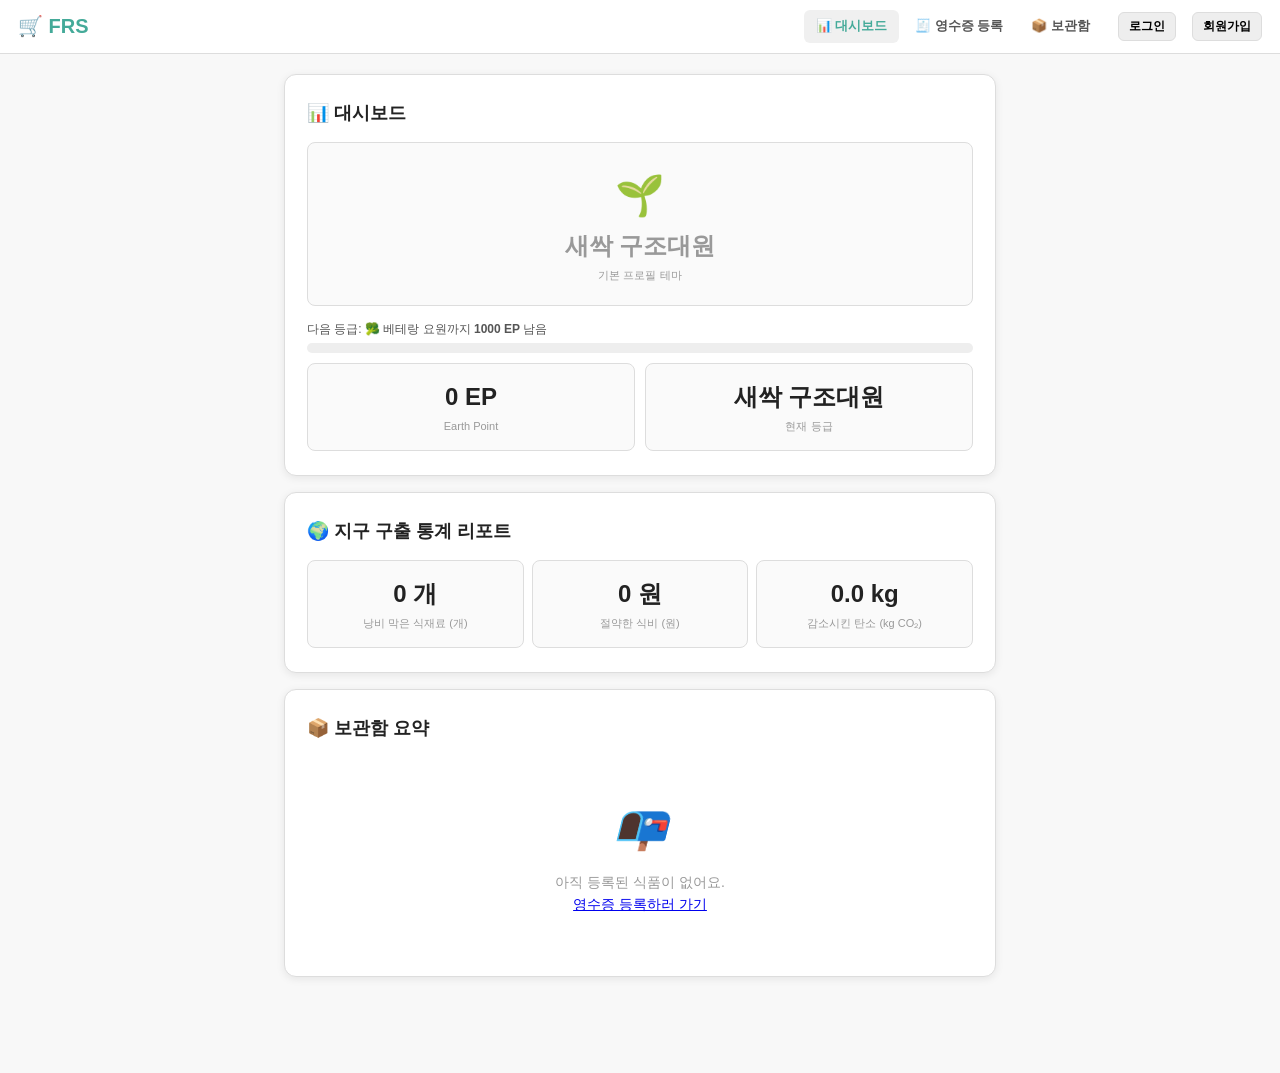
<file: index.html>
<!DOCTYPE html><html lang="ko">
<head>
<meta charset="UTF-8"><meta name="viewport" content="width=device-width,initial-scale=1.0">
<title>FRS — 대시보드</title>
<link rel="stylesheet" href="style.css">
</head>
<body>
<nav class="navbar" id="navbar"></nav>
<main class="container">
  <div class="card">
    <h2>📊 대시보드</h2>
    <div id="tierDisplay" class="stat-box" style="padding:20px;margin-bottom:14px;"></div>
    <div class="gauge-wrap" id="gaugeWrap"></div>
    <div class="grid2" id="statsGrid"></div>
  </div>
  <div class="card">
    <h2>🌍 지구 구출 통계 리포트</h2>
    <div class="grid3" id="reportGrid">
      <div class="stat-box"><div class="val" id="rSavedItems">0</div><div class="lbl">낭비 막은 식재료 (개)</div></div>
      <div class="stat-box"><div class="val" id="rSavedMoney">0</div><div class="lbl">절약한 식비 (원)</div></div>
      <div class="stat-box"><div class="val" id="rReducedCO2">0</div><div class="lbl">감소시킨 탄소 (kg CO₂)</div></div>
    </div>
  </div>
  <div class="card">
    <h2>📦 보관함 요약</h2>
    <div id="fridgeSummary"></div>
  </div>
</main>

<!-- 로그인 -->
<div class="modal-cover" id="loginModal"><div class="modal-dlg" style="max-width:380px;">
  <h3 style="font-weight:700;margin-bottom:16px;">🔑 로그인</h3>
  <input id="loginId" class="fld" placeholder="아이디" style="min-height:auto;margin-bottom:8px;" autocomplete="username">
  <div style="position:relative;margin-bottom:12px;">
  <input id="loginPw" type="password" class="fld" placeholder="비밀번호" style="min-height:auto;padding-right:38px;" autocomplete="current-password" onkeyup="detectCapsLock(event,'loginPwCaps')">
  <button type="button" id="loginPwToggle" onclick="togglePwVisibility('loginPw')" style="position:absolute;right:6px;top:50%;transform:translateY(-50%);background:none;border:none;font-size:18px;cursor:pointer;padding:4px;line-height:1;">🙈</button>
</div>
<div id="loginPwCaps" style="display:none;color:#d44;font-size:11px;margin-top:-8px;margin-bottom:12px;">⚠️ CapsLock이 켜져 있습니다</div>
  <button class="btn btn-a" onclick="doLogin()">로그인</button>
  <button class="btn btn-b mt-2" onclick="closeModal('loginModal')">취소</button>
</div></div>
<!-- 회원가입 -->
<div class="modal-cover" id="registerModal"><div class="modal-dlg" style="max-width:380px;">
  <h3 style="font-weight:700;margin-bottom:16px;">📝 회원가입</h3>
  <input id="regId" class="fld" placeholder="아이디" style="min-height:auto;margin-bottom:8px;" autocomplete="username">
  <div style="position:relative;margin-bottom:8px;">
  <input id="regPw" type="password" class="fld" placeholder="비밀번호" style="min-height:auto;padding-right:38px;" autocomplete="new-password" onkeyup="detectCapsLock(event,'regPwCaps')">
  <button type="button" id="regPwToggle" onclick="togglePwVisibility('regPw')" style="position:absolute;right:6px;top:50%;transform:translateY(-50%);background:none;border:none;font-size:18px;cursor:pointer;padding:4px;line-height:1;">🙈</button>
</div>
<div id="regPwCaps" style="display:none;color:#d44;font-size:11px;margin-top:-6px;margin-bottom:8px;">⚠️ CapsLock이 켜져 있습니다</div>
  <input id="regName" class="fld" placeholder="이름(닉네임)" style="min-height:auto;margin-bottom:12px;">
  <button class="btn btn-a" onclick="doRegister()">가입하기</button>
  <button class="btn btn-b mt-2" onclick="closeModal('registerModal')">취소</button>
</div></div>
<!-- 프로필 -->
<div class="modal-cover" id="profileModal"><div class="modal-dlg" style="max-width:420px;">
  <h3 style="font-weight:700;margin-bottom:16px;">⚙️ 내 프로필</h3>
  <label style="font-weight:600;font-size:14px;">건강상태</label>
  <textarea id="profileHealth" class="fld" placeholder="예: 고혈압, 당뇨, 임신 중" style="min-height:60px;margin-bottom:10px;"></textarea>
  <label style="font-weight:600;font-size:14px;">복용 중인 약</label>
  <textarea id="profileMeds" class="fld" placeholder="예: 와파린, 메트포르민, 철분제" style="min-height:60px;margin-bottom:10px;"></textarea>
  <label style="font-weight:600;font-size:14px;">식품 알레르기</label>
  <textarea id="profileAllergy" class="fld" placeholder="예: 땅콩, 갑각류, 유당불내증" style="min-height:60px;margin-bottom:12px;"></textarea>
<button class="btn btn-a" onclick="saveProfile()">저장</button>
</div></div>
<div class="toast" id="toast">✅ <span></span></div>
<script src="app.js"></script>
<script>
window._currentPage='index';
renderNavbar('index');

const pts=getPoints();
const tier=getUserTier(pts);
// 가장 가까운 다음 등급 찾기 (오름차순 정렬)
const sortedTiers=[...TIERS].reverse();
const nextTier=sortedTiers.find(t=>t.min>pts)||null;

// 등급 표시
$('#tierDisplay').innerHTML=`
  <div style="font-size:40px;">${tier.emoji}</div>
  <div class="val" style="color:${tier.color};">${tier.name}</div>
  <div class="lbl">${tier.benefit}</div>`;

// 게이지 바
if(nextTier){
  const need=nextTier.min-pts, total=nextTier.min-tier.min;
  const pct=total>0?Math.min(100,Math.round(((pts-tier.min)/total)*100)):0;
  $('#gaugeWrap').innerHTML=`
    <div style="font-size:12px;color:var(--text2);margin-bottom:4px;">다음 등급: ${nextTier.emoji} ${nextTier.name}까지 <b>${need} EP</b> 남음</div>
    <div class="gauge-outer"><div class="gauge-inner" style="width:${pct}%;"></div></div>`;
}else{
  $('#gaugeWrap').innerHTML=`<div style="font-size:12px;color:var(--accent);">🎉 최고 등급 달성!</div>`;
}

// 통계
$('#statsGrid').innerHTML=`
  <div class="stat-box"><div class="val">${pts} EP</div><div class="lbl">Earth Point</div></div>
  <div class="stat-box"><div class="val">${tier.name}</div><div class="lbl">현재 등급</div></div>`;

// 리포트
const st=getStats();
$('#rSavedItems').textContent=st.savedItems.toLocaleString()+' 개';
$('#rSavedMoney').textContent=st.savedMoney.toLocaleString()+' 원';
$('#rReducedCO2').textContent=st.reducedCO2.toFixed(1)+' kg';

// 보관함 요약
const items=getFoodItems();
const active=items.filter(f=>!f.consumed);
const today=new Date();today.setHours(0,0,0,0);
const d1=active.filter(f=>Math.ceil((new Date(f.expiryDate)-today)/86400000)<=1&&Math.ceil((new Date(f.expiryDate)-today)/86400000)>=0);

if(active.length>0){
  let d1html='';
  if(d1.length>0){d1html=`<div class="banner banner-red" style="display:flex;animation:blink 1s infinite;">🚨 구조 요청! ${d1.map(f=>`'${f.name}'`).join(', ')}의 유통기한이 24시간 남았습니다!</div>`;}
  $('#fridgeSummary').innerHTML=`
    ${d1html}
    <div class="grid2">
      <div class="stat-box"><div class="val">${active.length}</div><div class="lbl">보관 중인 식품</div></div>
      <div class="stat-box"><div class="val" style="color:var(--danger);">${d1.length}</div><div class="lbl">D-1 이내 임박</div></div>
    </div>
    <div style="text-align:center;margin-top:10px;"><a href="fridge.html" class="btn btn-a btn-sm" style="width:auto;display:inline-flex;">보관함 열기 →</a></div>`;
}else{
  $('#fridgeSummary').innerHTML=`<div class="empty"><i>📭</i><div>아직 등록된 식품이 없어요.<br><a href="scan.html">영수증 등록하러 가기</a></div></div>`;
}
</script>
<script src="/__preview-bridge.js" data-preview-bridge></script></body></html>
</file>
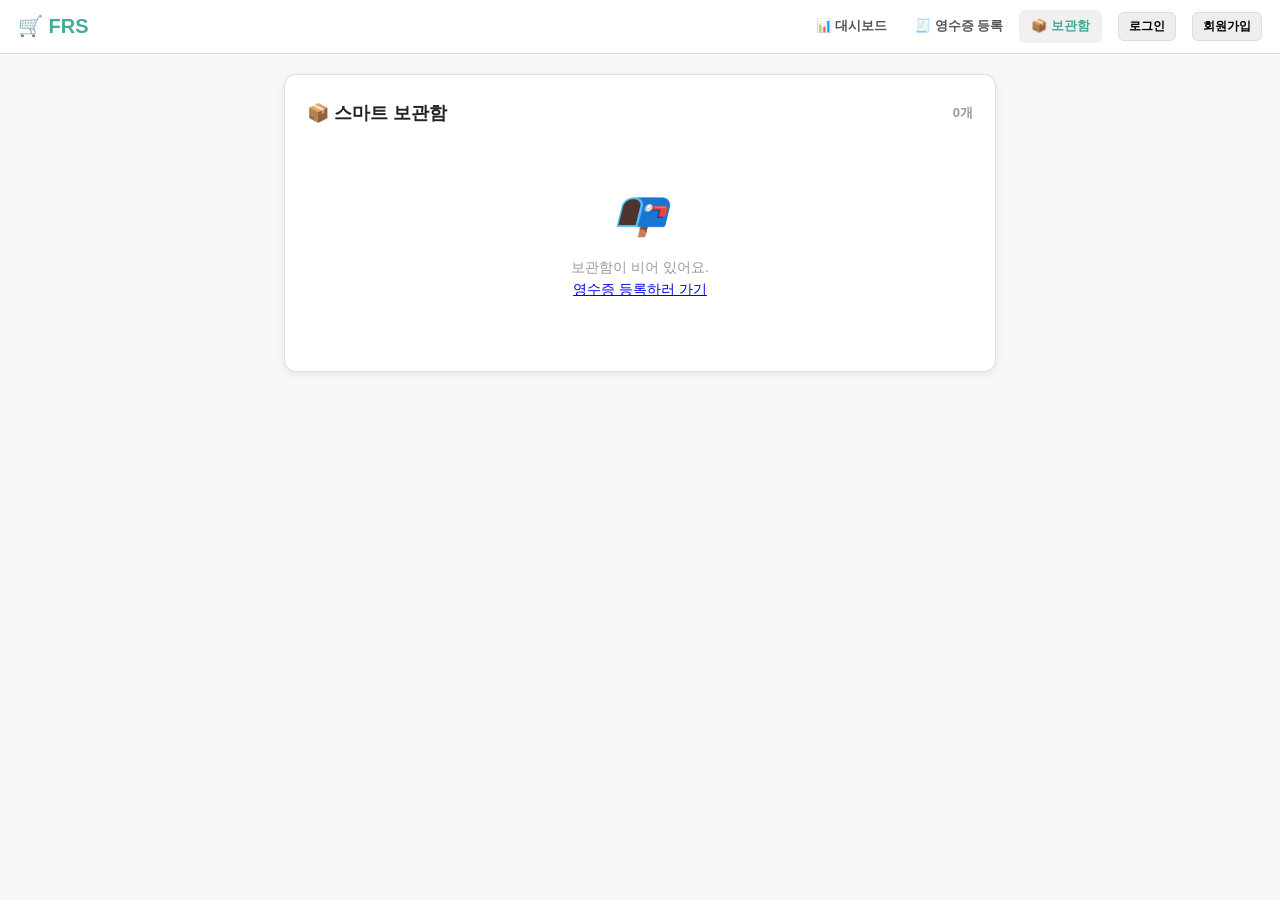
<file: fridge.html>
<!DOCTYPE html><html lang="ko">
<head>
<meta charset="UTF-8"><meta name="viewport" content="width=device-width,initial-scale=1.0">
<title>FRS — 스마트 보관함</title>
<link rel="stylesheet" href="style.css">
</head>
<body>
<nav class="navbar" id="navbar"></nav>
<main class="container">
  <div class="card">
    <h2>📦 스마트 보관함 <span id="countBadge" style="margin-left:auto;font-size:13px;color:var(--text3);"></span></h2>
    <div class="banner banner-red" id="d1Banner">🚨 구조 요청! 내일 마감되는 요원 알림</div>
    <div class="banner banner-warn" id="selectBanner">✅ 체크박스로 재료를 선택하고 AI 레시피를 추천받아 보세요.</div>
    <div id="storageList"></div>
    <div style="display:flex;gap:6px;margin-top:10px;flex-wrap:wrap;">
      <button class="btn btn-b btn-sm" id="btnSelectAll" style="display:none;width:auto;" onclick="toggleAll()">☑️ 전체 선택</button>
      <button class="btn btn-a" id="btnMultiRecipe" style="display:none;flex:1;" onclick="goToRecipe()">🍳 선택한 재료로 AI 레시피 요청하기</button>
    </div>
  </div>
</main>

<div class="toast" id="toast">✅ <span></span></div>
<!-- 로그인/회원가입/프로필 모달 -->
<div class="modal-cover" id="loginModal"><div class="modal-dlg" style="max-width:380px;">
  <h3 style="font-weight:700;margin-bottom:16px;">🔑 로그인</h3>
  <input id="loginId" class="fld" placeholder="아이디" style="min-height:auto;margin-bottom:8px;" autocomplete="username">
  <div style="position:relative;margin-bottom:12px;">
  <input id="loginPw" type="password" class="fld" placeholder="비밀번호" style="min-height:auto;padding-right:38px;" autocomplete="current-password" onkeyup="detectCapsLock(event,'loginPwCaps')">
  <button type="button" id="loginPwToggle" onclick="togglePwVisibility('loginPw')" style="position:absolute;right:6px;top:50%;transform:translateY(-50%);background:none;border:none;font-size:18px;cursor:pointer;padding:4px;line-height:1;">🙈</button>
</div>
<div id="loginPwCaps" style="display:none;color:#d44;font-size:11px;margin-top:-8px;margin-bottom:12px;">⚠️ CapsLock이 켜져 있습니다</div>
  <button class="btn btn-a" onclick="doLogin()">로그인</button><button class="btn btn-b mt-2" onclick="closeModal('loginModal')">취소</button>
</div></div>
<div class="modal-cover" id="registerModal"><div class="modal-dlg" style="max-width:380px;">
  <h3 style="font-weight:700;margin-bottom:16px;">📝 회원가입</h3>
  <input id="regId" class="fld" placeholder="아이디" style="min-height:auto;margin-bottom:8px;" autocomplete="username">
  <div style="position:relative;margin-bottom:8px;">
  <input id="regPw" type="password" class="fld" placeholder="비밀번호" style="min-height:auto;padding-right:38px;" autocomplete="new-password" onkeyup="detectCapsLock(event,'regPwCaps')">
  <button type="button" id="regPwToggle" onclick="togglePwVisibility('regPw')" style="position:absolute;right:6px;top:50%;transform:translateY(-50%);background:none;border:none;font-size:18px;cursor:pointer;padding:4px;line-height:1;">🙈</button>
</div>
<div id="regPwCaps" style="display:none;color:#d44;font-size:11px;margin-top:-6px;margin-bottom:8px;">⚠️ CapsLock이 켜져 있습니다</div>
  <input id="regName" class="fld" placeholder="이름(닉네임)" style="min-height:auto;margin-bottom:12px;">
  <button class="btn btn-a" onclick="doRegister()">가입하기</button><button class="btn btn-b mt-2" onclick="closeModal('registerModal')">취소</button>
</div></div>
<div class="modal-cover" id="profileModal"><div class="modal-dlg" style="max-width:420px;">
  <h3 style="font-weight:700;margin-bottom:16px;">⚙️ 내 프로필</h3>
  <label style="font-weight:600;font-size:14px;">건강상태</label><textarea id="profileHealth" class="fld" placeholder="예: 고혈압, 당뇨" style="min-height:60px;margin-bottom:10px;"></textarea>
  <label style="font-weight:600;font-size:14px;">복용 중인 약</label><textarea id="profileMeds" class="fld" placeholder="예: 와파린, 메트포르민" style="min-height:60px;margin-bottom:10px;"></textarea>
  <label style="font-weight:600;font-size:14px;">식품 알레르기</label><textarea id="profileAllergy" class="fld" placeholder="예: 땅콩, 갑각류" style="min-height:60px;margin-bottom:12px;"></textarea>
  <button class="btn btn-a" onclick="saveProfile()">저장</button>
</div></div>

<script src="app.js"></script>
<script>
window._currentPage='fridge';
renderNavbar('fridge');

// 페널티 체크 (만료 품목 -50 EP)
const penaltyResult=applyExpiryPenalties();
if(penaltyResult.count>0){
  showToast(`소비기한 만료로 인해 ${penaltyResult.count}개 품목 × -50 EP = 총 -${penaltyResult.penalty} EP 페널티를 받았습니다.`);
}

renderStorage();
function renderStorage(){
  const items=getFoodItems();
  const today=new Date();today.setHours(0,0,0,0);
  const active=items.filter(f=>!f.consumed);
  const consumed=items.filter(f=>f.consumed);
  active.sort((a,b)=>(Math.ceil((new Date(a.expiryDate)-today)/86400000))-(Math.ceil((new Date(b.expiryDate)-today)/86400000)));
  $('#countBadge').textContent=`${items.length}개`;

  if(items.length===0){
    $('#storageList').innerHTML=`<div class="empty"><i>📭</i><div>보관함이 비어 있어요.<br><a href="scan.html">영수증 등록하러 가기</a></div></div>`;
    $('#d1Banner').classList.remove('on');$('#selectBanner').classList.remove('on');
    $('#btnMultiRecipe').style.display='none';$('#btnSelectAll').style.display='none';return;
  }

  // D-1 배너
  const d1Items=active.filter(f=>Math.ceil((new Date(f.expiryDate)-today)/86400000)<=1&&Math.ceil((new Date(f.expiryDate)-today)/86400000)>=0);
  if(d1Items.length>0){
    $('#d1Banner').classList.add('on');
    $('#d1Banner').innerHTML=`🚨 구조 요청! ${d1Items.map(f=>`'${f.name}'`).join(', ')}의 유통기한이 24시간 남았습니다! 지금 바로 레시피를 확인하세요!`;
  }else{$('#d1Banner').classList.remove('on');}

  $('#selectBanner').classList.add('on');
  $('#btnMultiRecipe').style.display='flex';$('#btnSelectAll').style.display='block';

  let html='';
  active.forEach(item=>{
    const diff=Math.ceil((new Date(item.expiryDate)-today)/86400000);
    const cls=diff<0?'gray':diff<=3?'red':diff<=7?'yellow':'green';
    html+=`<div class="store-item" data-id="${item.id}">
      <input type="checkbox" value="${item.id}" onchange="updateSelectBtn()">
      <span class="icon">${item.icon||'📦'}</span>
      <div class="detail">
        <div class="name">${esc(item.name)} <span class="dday ${cls}">${diff<0?'만료':'D-'+diff}</span></div>
        <div class="dates">${esc(item.category)} · 구매 ${esc(item.purchaseDate)} · ~${esc(item.expiryDate)}</div>
      </div>
      <div class="actions">
        <button class="btn btn-d btn-sm" onclick="markDone(${item.id})">✅ 소비 완료</button>
        <button class="btn btn-b btn-sm" onclick="singleRecipe(${item.id})">🍳 레시피</button>
      </div>
    </div>`;
  });
  if(consumed.length>0){
    html+=`<details><summary>📁 소비 완료 (${consumed.length}개)</summary>`;
    consumed.forEach(item=>{html+=`<div class="store-item done"><span style="width:17px;"></span><span class="icon">${item.icon||'📦'}</span><div class="detail"><div class="name" style="text-decoration:line-through;">${esc(item.name)}</div><div class="dates">${esc(item.category)} · 구매 ${esc(item.purchaseDate)}</div></div><div class="actions"><button class="btn btn-b btn-sm" onclick="undoDone(${item.id})">↩️ 되돌리기</button><button class="btn btn-d btn-sm" onclick="removeItem(${item.id})">🗑️</button></div></div>`;});
    html+=`</details>`;
  }
  $('#storageList').innerHTML=html;
  updateSelectBtn();
}

function markDone(id){
  const items=getFoodItems();const f=items.find(x=>x.id===id);if(!f)return;
  f.consumed=true;saveFoodItems(items);
  onConsumeItem(f); // 통계 반영
  renderStorage();showToast(`${f.name} 소비 완료! (+통계)`);
}
function undoDone(id){
  const items=getFoodItems();const f=items.find(x=>x.id===id);if(!f)return;f.consumed=false;saveFoodItems(items);renderStorage();showToast(`${f.name}이(가) 보관함으로 돌아왔습니다.`);
}
function removeItem(id){
  const items=getFoodItems();const f=items.find(x=>x.id===id);if(!confirm(`${f?.name||'식품'}을(를) 삭제할까요?`))return;
  saveFoodItems(items.filter(x=>x.id!==id));renderStorage();showToast(`${f?.name||'식품'} 삭제 완료`);
}
function singleRecipe(id){setSelectedIngredients([id]);window.location.href='recipe.html';}
function goToRecipe(){
  const ids=Array.from($$('.store-item input[type="checkbox"]:checked')).map(cb=>Number(cb.value));
  if(!ids.length)return showToast('최소 1개 재료를 선택해 주세요.');
  setSelectedIngredients(ids);window.location.href='recipe.html';
}
function toggleAll(){
  const boxes=$$('.store-item input[type="checkbox"]');
  const allChecked=boxes.length>0&&Array.from(boxes).every(cb=>cb.checked);
  boxes.forEach(cb=>{cb.checked=!allChecked;});updateSelectBtn();
}
function updateSelectBtn(){
  const boxes=$$('.store-item input[type="checkbox"]');
  const allChecked=boxes.length>0&&Array.from(boxes).every(cb=>cb.checked);
  const btn=$('#btnSelectAll');if(btn)btn.innerHTML=allChecked?'◻️ 전체 해제':'☑️ 전체 선택';
}
</script>
</body></html>
</file>
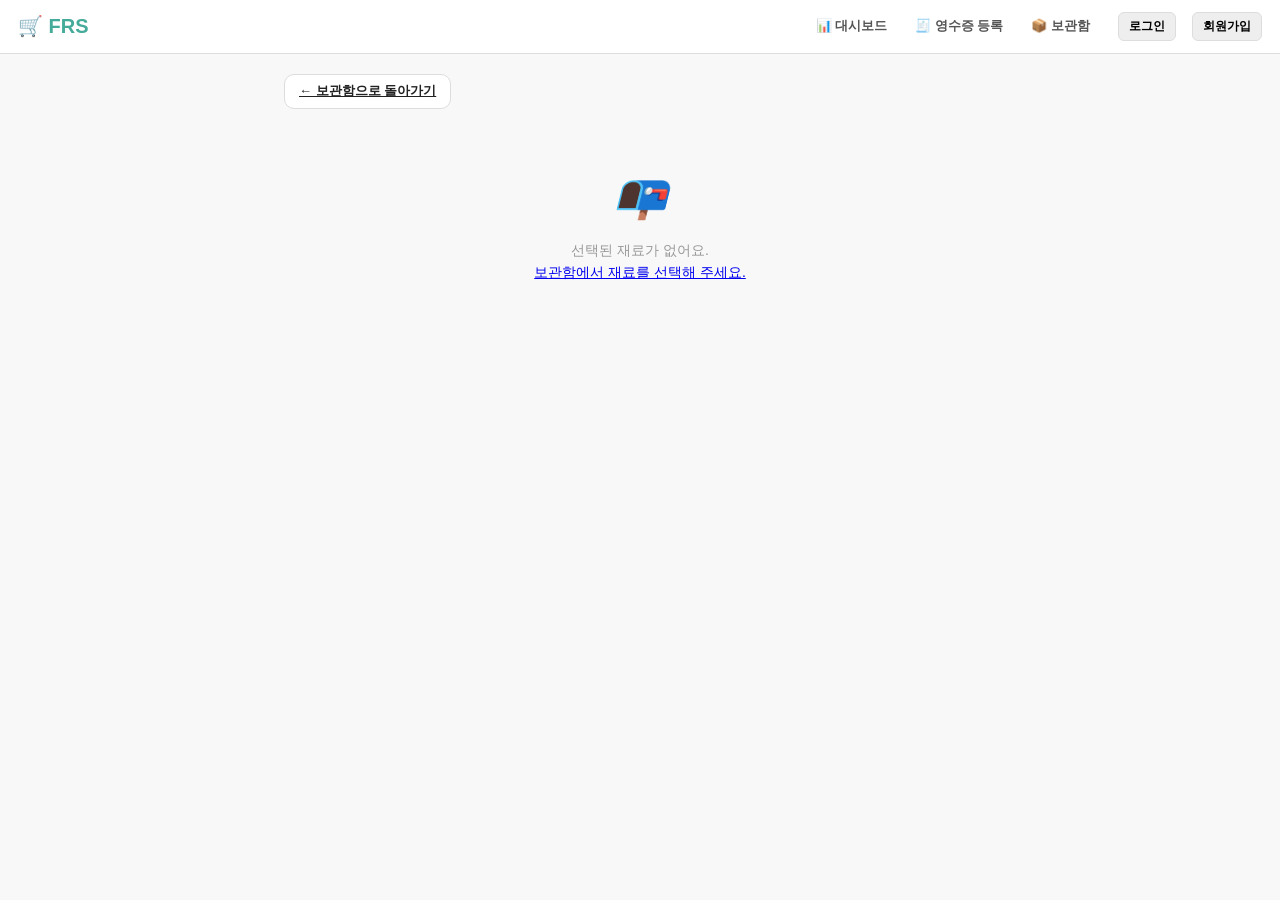
<file: recipe.html>
<!DOCTYPE html><html lang="ko">
<head>
<meta charset="UTF-8"><meta name="viewport" content="width=device-width,initial-scale=1.0">
<title>FRS — AI 레시피</title>
<link rel="stylesheet" href="style.css">
</head>
<body>
<nav class="navbar" id="navbar"></nav>
<main class="container">
  <a href="fridge.html" class="btn btn-b btn-sm" style="width:auto;display:inline-flex;margin-bottom:16px;">← 보관함으로 돌아가기</a>
  <div id="recipeContent">
    <div class="empty"><i>📭</i><div>선택된 재료가 없어요.<br><a href="fridge.html">보관함에서 재료를 선택해 주세요.</a></div></div>
  </div>
</main>
<div class="toast" id="toast">✅ <span></span></div>
<script src="app.js"></script>
<script>
window._currentPage='recipe';
renderNavbar('recipe');

const ids=getSelectedIngredients();
if(ids.length>0){
  const items=getFoodItems().filter(f=>ids.includes(f.id));
  if(items.length>0)renderRecipes(items.map(f=>f.name));
}

function renderRecipes(ingredients){
  const groups=generateRecipeGroups(ingredients);
  let html=`<h2 style="text-align:center;color:var(--accent);margin-bottom:20px;">🍳 AI 맞춤 레시피</h2>
  <p style="text-align:center;color:var(--text3);font-size:14px;margin-bottom:20px;">${groups.length>1?`선택한 ${ingredients.length}개 재료로 <b>${groups.length}가지 메뉴</b>를 제안해요.`:`선택한 ${ingredients.length}개 재료로 만드는 최적의 레시피입니다.`}</p>`;

  groups.forEach((r,i)=>{
    html+=`<div class="recipe-card">
      ${groups.length>1?`<span style="display:inline-block;background:var(--accent);color:#fff;font-size:11px;font-weight:700;padding:2px 8px;border-radius:10px;margin-bottom:8px;">추천 메뉴 ${i+1}</span>`:''}
      <h3>${r.title}</h3>
      <div class="rmeta">⏱ ${r.time} · 👥 ${r.servings} · 난이도 ${r.difficulty}</div>
      <h5>🧺 사용 재료 (${r.ingredientDetails.length}종)</h5>
      <ul>${r.ingredientDetails.map(d=>`<li><b>${d.name}</b> — ${d.usage}</li>`).join('')}</ul>
      <h5>📋 조리 순서</h5>
      <ol>${r.steps.split('\n').map(s=>`<li>${s.replace(/^\d+\.\s*/,'')}</li>`).join('')}</ol>
      <h5>📊 영양정보 (1인분 기준)</h5>
      <div class="nutri-grid">
        <div class="nutri-cell"><div class="nv" style="color:#d44;">${r.nutrition.kcal}</div><div class="nl">칼로리</div></div>
        <div class="nutri-cell"><div class="nv" style="color:#3a3;">${r.nutrition.protein}</div><div class="nl">단백질</div></div>
        <div class="nutri-cell"><div class="nv" style="color:#d80;">${r.nutrition.carbs}</div><div class="nl">탄수화물</div></div>
        <div class="nutri-cell"><div class="nv" style="color:#38d;">${r.nutrition.fat}</div><div class="nl">지방</div></div>
      </div>
      ${r.nutrition.note?`<div style="font-size:11px;color:var(--text3);text-align:center;margin-bottom:8px;">${r.nutrition.note}</div>`:''}
      <div class="tip-box"><b>👨‍🍳 셰프의 팁</b> ${r.chefTip}</div>
      ${i===0?buildProfileAlert():''}
    </div>`;
  });
  $('#recipeContent').innerHTML=html;
}
</script>
</body></html>
</file>
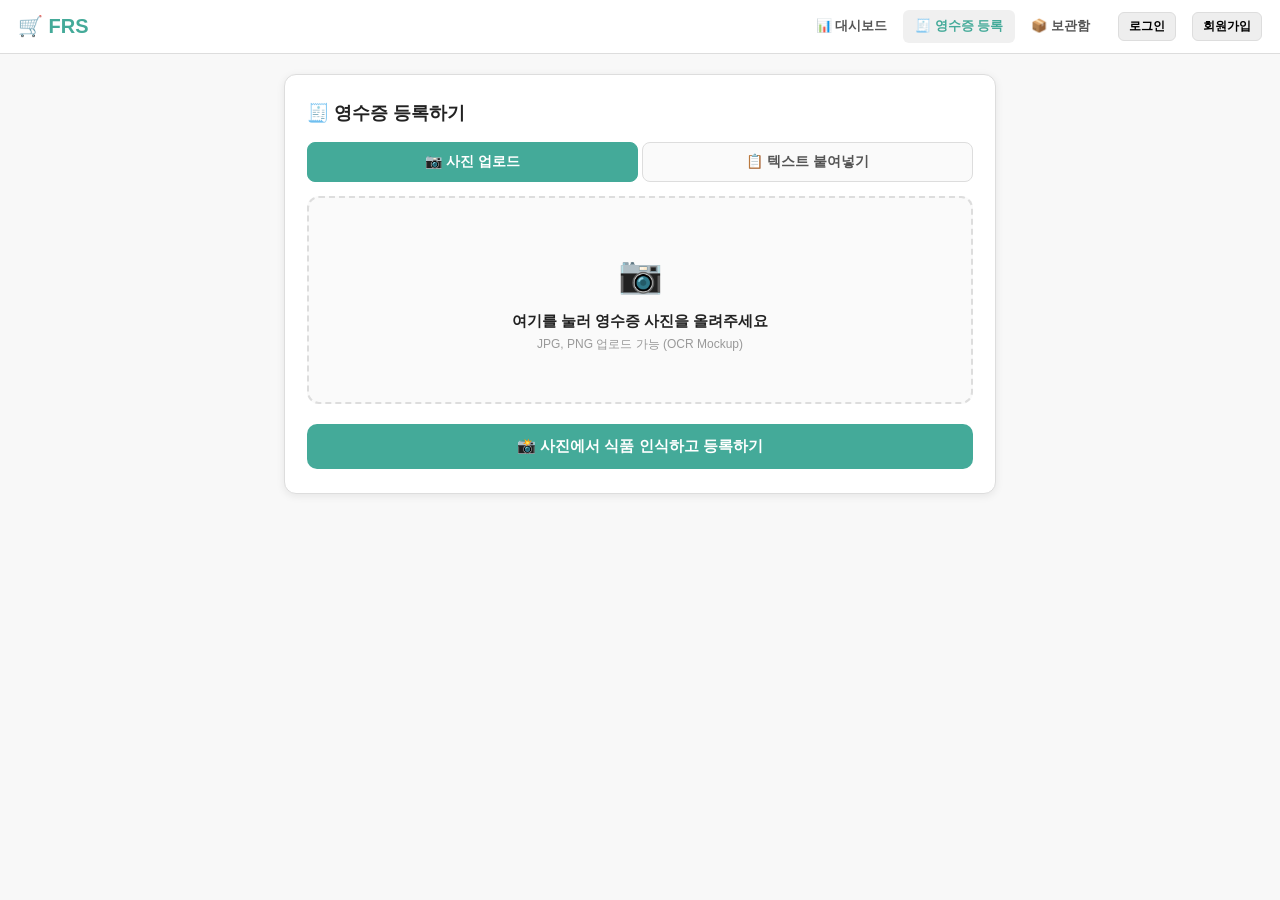
<file: scan.html>
<!DOCTYPE html><html lang="ko">
<head>
<meta charset="UTF-8"><meta name="viewport" content="width=device-width,initial-scale=1.0">
<title>FRS — 영수증 등록</title>
<link rel="stylesheet" href="style.css">
</head>
<body>
<nav class="navbar" id="navbar"></nav>
<main class="container">
  <div class="card">
    <h2>🧾 영수증 등록하기</h2>
    <div class="tab-nav">
      <button class="active" data-tab="photo">📷 사진 업로드</button>
      <button data-tab="text">📋 텍스트 붙여넣기</button>
    </div>
    <div id="tab-photo">
      <div class="upload-zone" id="uploadZone">
        <div style="font-size:36px;">📷</div>
        <div class="label">여기를 눌러 영수증 사진을 올려주세요</div>
        <div class="hint">JPG, PNG 업로드 가능 (OCR Mockup)</div>
      </div>
      <input type="file" accept="image/*" id="photoInput" class="hidden">
      <div style="height:20px;"></div>
      <button class="btn btn-a" id="btnPhotoGo" disabled onclick="handlePhotoRegister()">📸 사진에서 식품 인식하고 등록하기</button>
    </div>
    <div id="tab-text" class="hidden">
      <textarea class="fld" id="receiptText" placeholder="영수증 내용을 여기에 붙여넣으세요.&#10;&#10;예시:&#10;서울우유 1L 2,980&#10;삼겹살 500g 12,000&#10;청송사과 3개 5,000&#10;두부 1모 1,500&#10;계란 10구 3,500&#10;시금치 1단 2,000&#10;냉동만두 1kg 8,000" style="min-height:200px;"></textarea>
      <div style="height:20px;"></div>
      <button class="btn btn-a" id="btnTextGo" onclick="handleTextRegister()">🔍 텍스트에서 식품 인식하고 등록하기</button>
    </div>
    <div class="loading" id="loadingBox"><div class="spin"></div><div style="font-weight:600;">AI가 영수증을 분석하고 있어요</div><div style="font-size:12px;color:var(--text3);">식품명 추출 + 소비기한 자동 계산 중...</div></div>
    <div id="analysisResult" style="display:none;margin-top:14px;"></div>
  </div>
</main>

<!-- +100 EP 팝업 -->
<div class="point-popup" id="pointPopup">
  <div class="pop-icon">🌱</div>
  <div class="pop-val">+100 EP</div>
  <div class="pop-lbl">Earth Point 적립!</div>
</div>

<div class="toast" id="toast">✅ <span></span></div>

<script src="app.js"></script>
<script>
window._currentPage='scan';
renderNavbar('scan');

// 탭
$('.tab-nav').addEventListener('click',e=>{const b=e.target.closest('[data-tab]');if(!b)return;$$('.tab-nav button').forEach(x=>x.classList.remove('active'));b.classList.add('active');$('#tab-photo').classList.toggle('hidden',b.dataset.tab!=='photo');$('#tab-text').classList.toggle('hidden',b.dataset.tab!=='text');});

// 사진 업로드
const uz=$('#uploadZone');uz.addEventListener('dragover',e=>{e.preventDefault();uz.style.borderColor='var(--accent)';});uz.addEventListener('dragleave',()=>uz.style.borderColor='');uz.addEventListener('drop',e=>{e.preventDefault();uz.style.borderColor='';const f=e.dataTransfer.files[0];if(f&&f.type.startsWith('image/'))handlePhoto(f);});uz.addEventListener('click',()=>$('#photoInput').click());$('#photoInput').addEventListener('change',e=>{const f=e.target.files[0];if(f)handlePhoto(f);});
function handlePhoto(file){const r=new FileReader();r.onload=e=>{let img=uz.querySelector('img.preview');if(!img){img=document.createElement('img');img.className='preview';uz.appendChild(img);}img.src=e.target.result;$('#btnPhotoGo').disabled=false;$('#receiptText').value=getFakeReceipt();showToast('사진이 등록되었습니다. 텍스트 탭에서 확인하세요.');};r.readAsDataURL(file);}
function handlePhotoRegister(){$$('.tab-nav button')[1].click();setTimeout(()=>handleTextRegister(),300);}

// 텍스트 등록
async function handleTextRegister(){
  const txt=$('#receiptText').value.trim();
  if(!txt)return showToast('영수증 내용을 입력해 주세요.');
  $('#loadingBox').classList.add('on');$('#analysisResult').style.display='none';
  let items;try{items=analyzeReceiptMock(txt);}catch(e){$('#loadingBox').classList.remove('on');return showToast('분석에 실패했어요.');}
  $('#loadingBox').classList.remove('on');
  if(items.length===0){showToast('식료품이 감지되지 않았습니다. 식료품 영수증인 경우에만 포인트가 적립돼요.');return;}
  showAnalysis(items);
}

function showAnalysis(items){
  const today=new Date();today.setHours(0,0,0,0);
  items.sort((a,b)=>(Math.ceil((new Date(a.expiryDate)-today)/86400000))-(Math.ceil((new Date(b.expiryDate)-today)/86400000)));
  let h=`<div style="font-weight:600;margin-bottom:10px;">✅ AI가 분석한 식품 목록입니다.</div><ul class="result-list">`;
  items.forEach(item=>{const diff=Math.ceil((new Date(item.expiryDate)-today)/86400000);const cls=diff<0?'gray':diff<=3?'red':diff<=7?'yellow':'green';h+=`<li class="result-row"><span class="icon">${item.icon}</span><div class="info"><div class="name">${esc(item.name)}</div><div class="meta">${esc(item.category)} · ${esc(item.purchaseDate)}</div></div><div style="text-align:center;"><span class="dday ${cls}">${diff<0?'만료':'D-'+diff}</span><div style="font-size:10px;color:var(--text3);">~${esc(item.expiryDate)}</div></div></li>`;});
  h+=`</ul><button class="btn btn-a mt-3" onclick="addAll()">📦 모두 보관함에 추가 (+100 EP)</button><button class="btn btn-b mt-2" onclick="clearAnalysis()">취소</button>`;
  const el=$('#analysisResult');el.innerHTML=h;el._tmp=items;el.style.display='block';
}
function addAll(){const items=$('#analysisResult')._tmp;if(!items||!items.length)return;addFoodItems(items);addPoints(100);showPointPopup();clearAnalysis();showToast(`${items.length}개 식품이 보관함에 추가되었습니다! (+100 EP)`);}
function clearAnalysis(){$('#analysisResult').style.display='none';$('#analysisResult').innerHTML='';}
function showPointPopup(){const p=$('#pointPopup');p.classList.add('show');setTimeout(()=>p.classList.remove('show'),1800);}

// 페널티 체크
applyExpiryPenalties();
</script>
</body></html>
</file>
<file: style.css>
/* ============================================================
   FRS — 공통 스타일 (기본 레이아웃 & 컴포넌트)
   테마 색상은 추후 수정 예정 — 현재는 중립적인 기본 톤
   ============================================================ */
:root {
  --bg: #f8f8f8;
  --card: #ffffff;
  --border: #ddd;
  --text: #222;
  --text2: #555;
  --text3: #999;
  --accent: #4a9;
  --danger: #d44;
  --warn: #d80;
  --radius: 12px;
  --shadow: 0 2px 8px rgba(0,0,0,0.08);
}

* { box-sizing: border-box; margin: 0; padding: 0; }
body {
  font-family: 'Segoe UI','Noto Sans KR',sans-serif;
  font-size: 15px; background: var(--bg); color: var(--text);
  line-height: 1.6; min-height: 100vh;
}

/* 네비게이션 */
.navbar {
  background: var(--card); border-bottom: 1px solid var(--border);
  padding: 10px 18px; display: flex; align-items: center; gap: 12px;
  position: sticky; top: 0; z-index: 100;
}
.navbar .logo { font-size: 20px; font-weight: 800; color: var(--accent); text-decoration: none; }
.navbar .nav-links { display: flex; gap: 4px; margin-left: auto; }
.navbar .nav-links a, .navbar .nav-links button {
  color: var(--text2); text-decoration: none; font-size: 13px; font-weight: 600;
  padding: 6px 12px; border-radius: 6px; background: transparent; border: none;
  cursor: pointer; font-family: inherit;
}
.navbar .nav-links a:hover, .navbar .nav-links a.active { color: var(--accent); background: #f0f0f0; }
.navbar .user-btn {
  background: #eee; border: 1px solid #ddd; font-size: 12px; font-weight: 600;
  padding: 5px 10px; border-radius: 6px; cursor: pointer; font-family: inherit; margin-left: 4px;
}
.navbar .user-name { font-size: 13px; font-weight: 600; }

/* 컨테이너 */
.container { max-width: 740px; margin: 0 auto; padding: 20px 14px 80px; }

/* 카드 */
.card {
  background: var(--card); border: 1px solid var(--border);
  border-radius: var(--radius); padding: 24px 22px; margin-bottom: 16px;
  box-shadow: var(--shadow);
}
.card h2 { font-size: 18px; font-weight: 700; margin-bottom: 14px; display: flex; align-items: center; gap: 8px; }

/* 그리드 */
.grid2 { display: grid; grid-template-columns: 1fr 1fr; gap: 10px; }
.grid3 { display: grid; grid-template-columns: 1fr 1fr 1fr; gap: 8px; }
.stat-box {
  background: #fafafa; border: 1px solid var(--border); border-radius: 8px;
  padding: 14px 10px; text-align: center;
}
.stat-box .val { font-size: 24px; font-weight: 800; }
.stat-box .lbl { font-size: 11px; color: var(--text3); margin-top: 2px; }

/* 게이지 바 */
.gauge-wrap { margin: 10px 0; }
.gauge-outer { height: 10px; background: #eee; border-radius: 5px; overflow: hidden; }
.gauge-inner { height: 100%; background: var(--accent); border-radius: 5px; transition: width 0.5s; }
.gauge-text { font-size: 12px; color: var(--text3); margin-top: 4px; }

/* 탭 */
.tab-nav { display: flex; gap: 4px; margin-bottom: 14px; }
.tab-nav button {
  flex: 1; font-size: 14px; font-weight: 600; padding: 10px 14px;
  border: 1px solid var(--border); border-radius: 8px; background: #fafafa;
  color: var(--text2); cursor: pointer; font-family: inherit;
}
.tab-nav button.active { background: var(--accent); color: #fff; border-color: var(--accent); }

/* 업로드 존 */
.upload-zone {
  border: 2px dashed #ddd; border-radius: var(--radius); padding: 48px 16px;
  text-align: center; cursor: pointer; background: #fafafa;
}
.upload-zone:hover { border-color: var(--accent); }
.upload-zone .label { font-size: 15px; font-weight: 600; margin-top: 6px; }
.upload-zone .hint { font-size: 12px; color: var(--text3); margin-top: 2px; }
.upload-zone img.preview { max-width: 100%; max-height: 180px; border-radius: 8px; margin-top: 8px; border: 1px solid #ddd; object-fit: contain; }

/* 폼 */
textarea.fld, input.fld {
  width: 100%; padding: 11px 13px; font-size: 15px; font-family: inherit;
  background: #fff; color: var(--text); border: 1px solid var(--border);
  border-radius: 8px; resize: vertical; min-height: 120px; line-height: 1.6;
}
textarea.fld:focus, input.fld:focus { outline: none; border-color: var(--accent); }
input.fld { min-height: auto; }

/* 버튼 */
.btn { width: 100%; font-size: 15px; font-weight: 700; padding: 13px 22px; border-radius: 10px; border: none; cursor: pointer; font-family: inherit; display: flex; align-items: center; justify-content: center; gap: 6px; transition: 0.15s; }
.btn-a { background: var(--accent); color: #fff; }
.btn-a:hover { filter: brightness(1.1); }
.btn-b { background: #fff; color: var(--text); border: 1px solid var(--border); }
.btn-b:hover { background: #f5f5f5; }
.btn-sm { font-size: 13px; padding: 6px 14px; width: auto; }
.btn-d { background: #fff; color: var(--danger); border: 1px solid #fcc; }
.btn-d:hover { background: #fef2f2; }

/* 로딩 */
.loading { display: none; text-align: center; padding: 28px; }
.loading.on { display: block; }
.spin {
  width: 36px; height: 36px; border: 4px solid #eee;
  border-top-color: var(--accent); border-radius: 50%;
  animation: spin 0.7s linear infinite; margin: 0 auto 10px;
}
@keyframes spin { to { transform: rotate(360deg); } }

/* 분석 결과 */
.result-list { list-style: none; }
.result-row { display: flex; align-items: center; gap: 10px; padding: 10px 8px; border-bottom: 1px solid #f0f0f0; flex-wrap: wrap; }
.result-row:last-child { border-bottom: none; }
.result-row .icon { font-size: 24px; width: 32px; text-align: center; flex-shrink: 0; }
.result-row .info { flex: 1; min-width: 120px; }
.result-row .name { font-size: 15px; font-weight: 600; }
.result-row .meta { font-size: 11px; color: var(--text3); }

/* D-Day 뱃지 */
.dday { display: inline-block; font-size: 11px; font-weight: 700; padding: 2px 8px; border-radius: 12px; }
.dday.red { background: #fef2f2; color: #d33; }
.dday.yellow { background: #fffbeb; color: #b80; }
.dday.green { background: #f0fdf4; color: #3a3; }
.dday.gray { background: #f5f5f5; color: #999; text-decoration: line-through; }

/* 보관함 */
.store-item {
  display: flex; align-items: center; gap: 10px; padding: 12px 12px;
  border: 1px solid #eee; border-radius: 8px; margin-bottom: 6px;
  background: #fff; flex-wrap: wrap;
}
.store-item:hover { border-color: var(--accent); }
.store-item.done { opacity: 0.35; }
.store-item input[type=checkbox] { width: 17px; height: 17px; accent-color: var(--accent); flex-shrink: 0; }
.store-item .icon { font-size: 26px; width: 34px; text-align: center; flex-shrink: 0; }
.store-item .detail { flex: 1; min-width: 120px; }
.store-item .detail .name { font-size: 15px; font-weight: 700; display: flex; align-items: center; gap: 6px; flex-wrap: wrap; }
.store-item .detail .dates { font-size: 11px; color: var(--text3); margin-top: 1px; }
.store-item .actions { display: flex; gap: 4px; flex-wrap: wrap; }

.empty { text-align: center; padding: 36px 16px; color: var(--text3); font-size: 14px; }
.empty i { font-size: 44px; display: block; margin-bottom: 8px; color: #ddd; }

/* 배너 */
.banner {
  display: none; align-items: center; gap: 8px; padding: 10px 14px;
  border-radius: 8px; margin-bottom: 12px; font-size: 13px; font-weight: 600;
}
.banner.on { display: flex; }
.banner-warn { background: #fff8e8; border: 1px solid #fe8; color: #a60; }
.banner-red { background: #fef2f2; border: 1px solid #fcc; color: #c33; animation: blink 1s infinite; }
@keyframes blink { 50% { opacity: 0.6; } }

/* 모달 */
.modal-cover {
  display: none; position: fixed; inset: 0;
  background: rgba(0,0,0,0.3); z-index: 999;
  overflow-y: auto; padding: 16px;
}
.modal-cover.on { display: block; }
.modal-dlg {
  background: #fff; border-radius: var(--radius); padding: 26px 22px;
  max-width: 500px; width: 100%; margin: 32px auto 60px;
  box-shadow: 0 12px 40px rgba(0,0,0,0.12);
}

/* 토스트 */
.toast {
  position: fixed; bottom: 24px; left: 50%; transform: translateX(-50%);
  background: #333; color: #fff; padding: 10px 22px; border-radius: 20px;
  font-size: 14px; font-weight: 600; z-index: 3000; display: none; gap: 6px; align-items: center;
  box-shadow: 0 4px 16px rgba(0,0,0,0.2);
}
.toast.show { display: flex; }

/* 포인트 팝업 */
.point-popup {
  position: fixed; top: 50%; left: 50%; transform: translate(-50%,-50%) scale(0);
  background: #fff; border: 2px solid var(--accent); border-radius: 16px;
  padding: 32px 28px; text-align: center; z-index: 3000;
  box-shadow: 0 8px 32px rgba(0,0,0,0.15);
  transition: transform 0.3s cubic-bezier(0.175,0.885,0.32,1.275);
}
.point-popup.show { transform: translate(-50%,-50%) scale(1); }
.point-popup .pop-icon { font-size: 42px; margin-bottom: 6px; }
.point-popup .pop-val { font-size: 32px; font-weight: 800; color: var(--accent); }
.point-popup .pop-lbl { font-size: 14px; color: var(--text2); margin-top: 2px; }

/* 레시피 카드 */
.recipe-card {
  border: 1px solid #eee; border-radius: var(--radius);
  padding: 20px; margin-bottom: 16px; background: #fff;
}
.recipe-card h3 { font-size: 18px; font-weight: 800; color: var(--accent); text-align: center; margin-bottom: 10px; }
.recipe-card .rmeta { text-align: center; font-size: 12px; color: var(--text3); margin-bottom: 14px; }
.recipe-card h5 { font-size: 13px; font-weight: 700; margin-bottom: 4px; margin-top: 12px; }
.recipe-card ul, .recipe-card ol { padding-left: 18px; font-size: 13px; line-height: 1.7; }
.recipe-card .tip-box { padding: 10px; background: #fafafa; border: 1px solid #eee; border-radius: 8px; font-size: 13px; margin-top: 10px; }

/* 영양정보 */
.nutri-grid { display: grid; grid-template-columns: 1fr 1fr; gap: 6px; font-size: 13px; }
.nutri-cell { background: #fafafa; padding: 6px; text-align: center; border-radius: 6px; }
.nutri-cell .nv { font-weight: 700; }
.nutri-cell .nl { font-size: 10px; color: var(--text3); }

/* 세부사항 */
details { margin-top: 8px; }
details summary { cursor: pointer; font-size: 13px; font-weight: 600; color: var(--text3); list-style: none; }
details summary::-webkit-details-marker { display: none; }

/* 히든 */
.hidden { display: none !important; }

/* 반응형 */
@media (max-width: 500px) {
  .grid2, .grid3 { grid-template-columns: 1fr; }
  .navbar { padding: 8px 10px; }
  .container { padding: 14px 8px 60px; }
}
</file>
